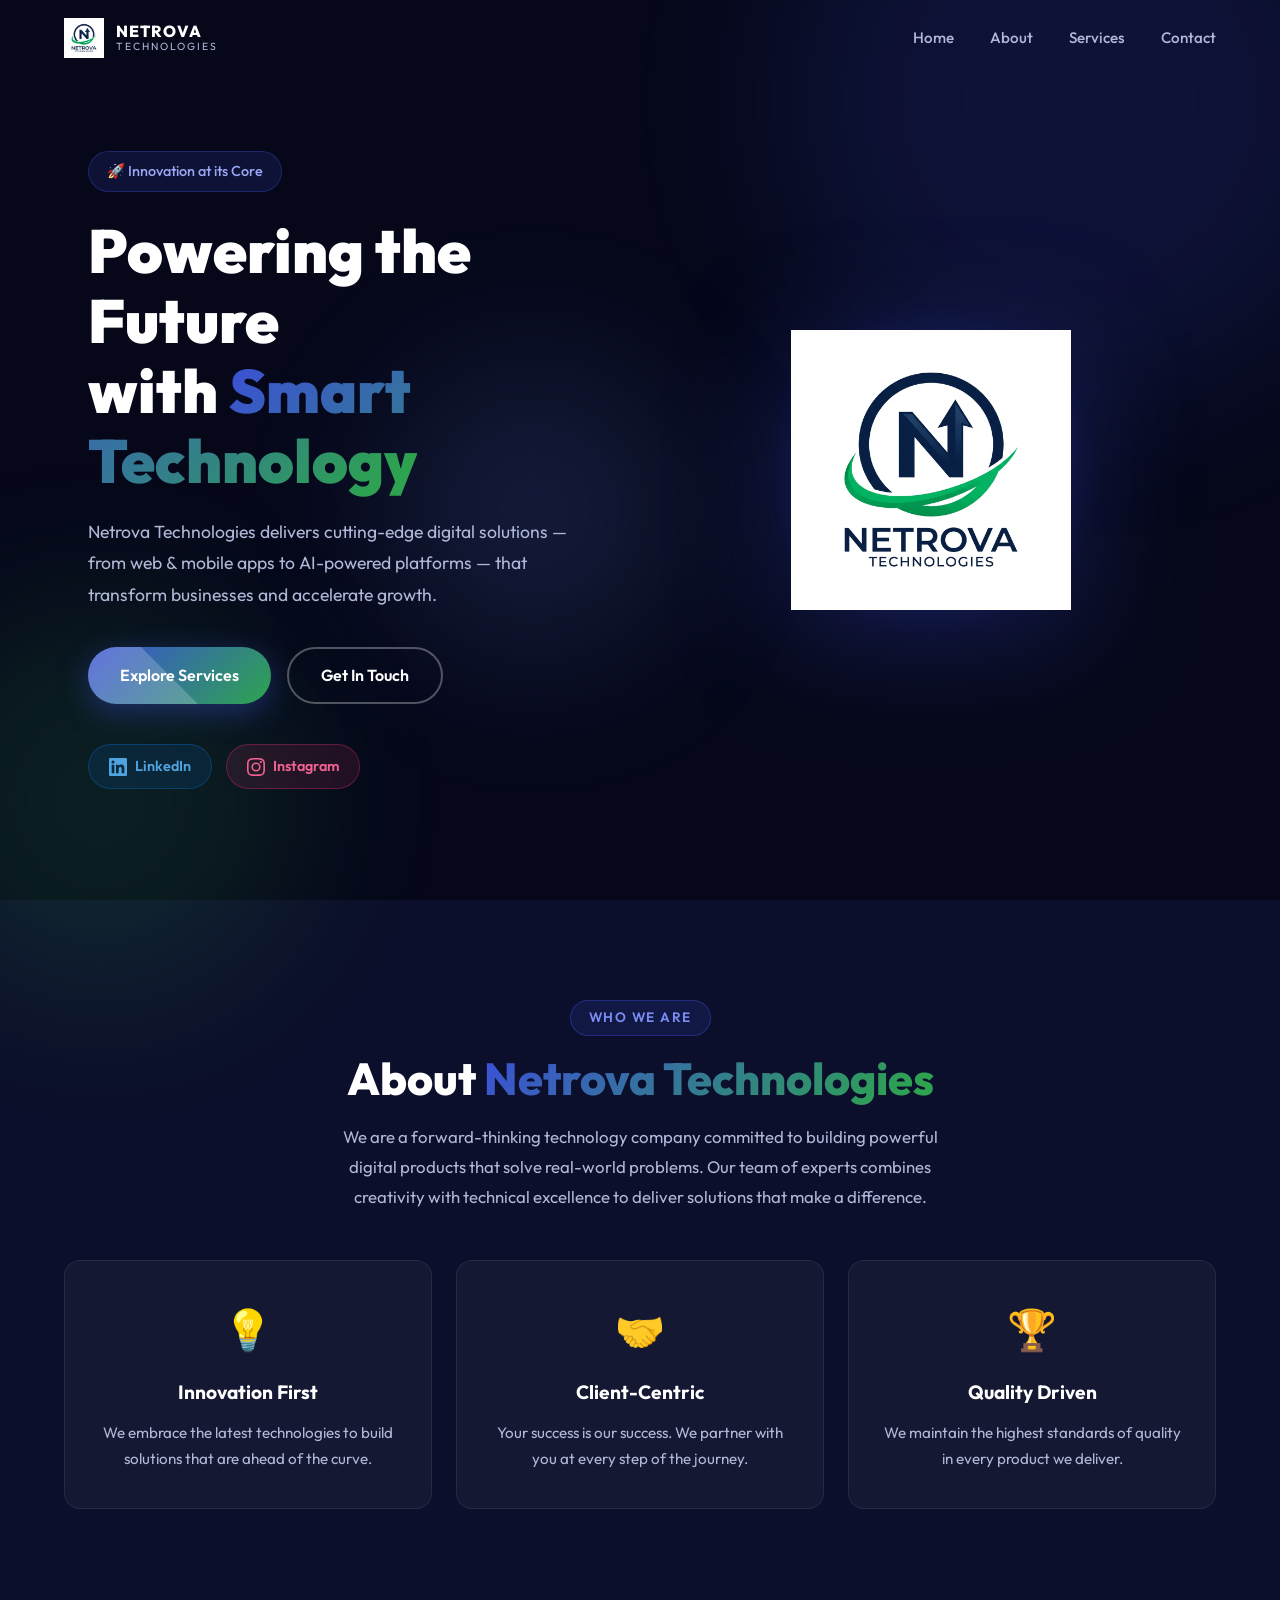
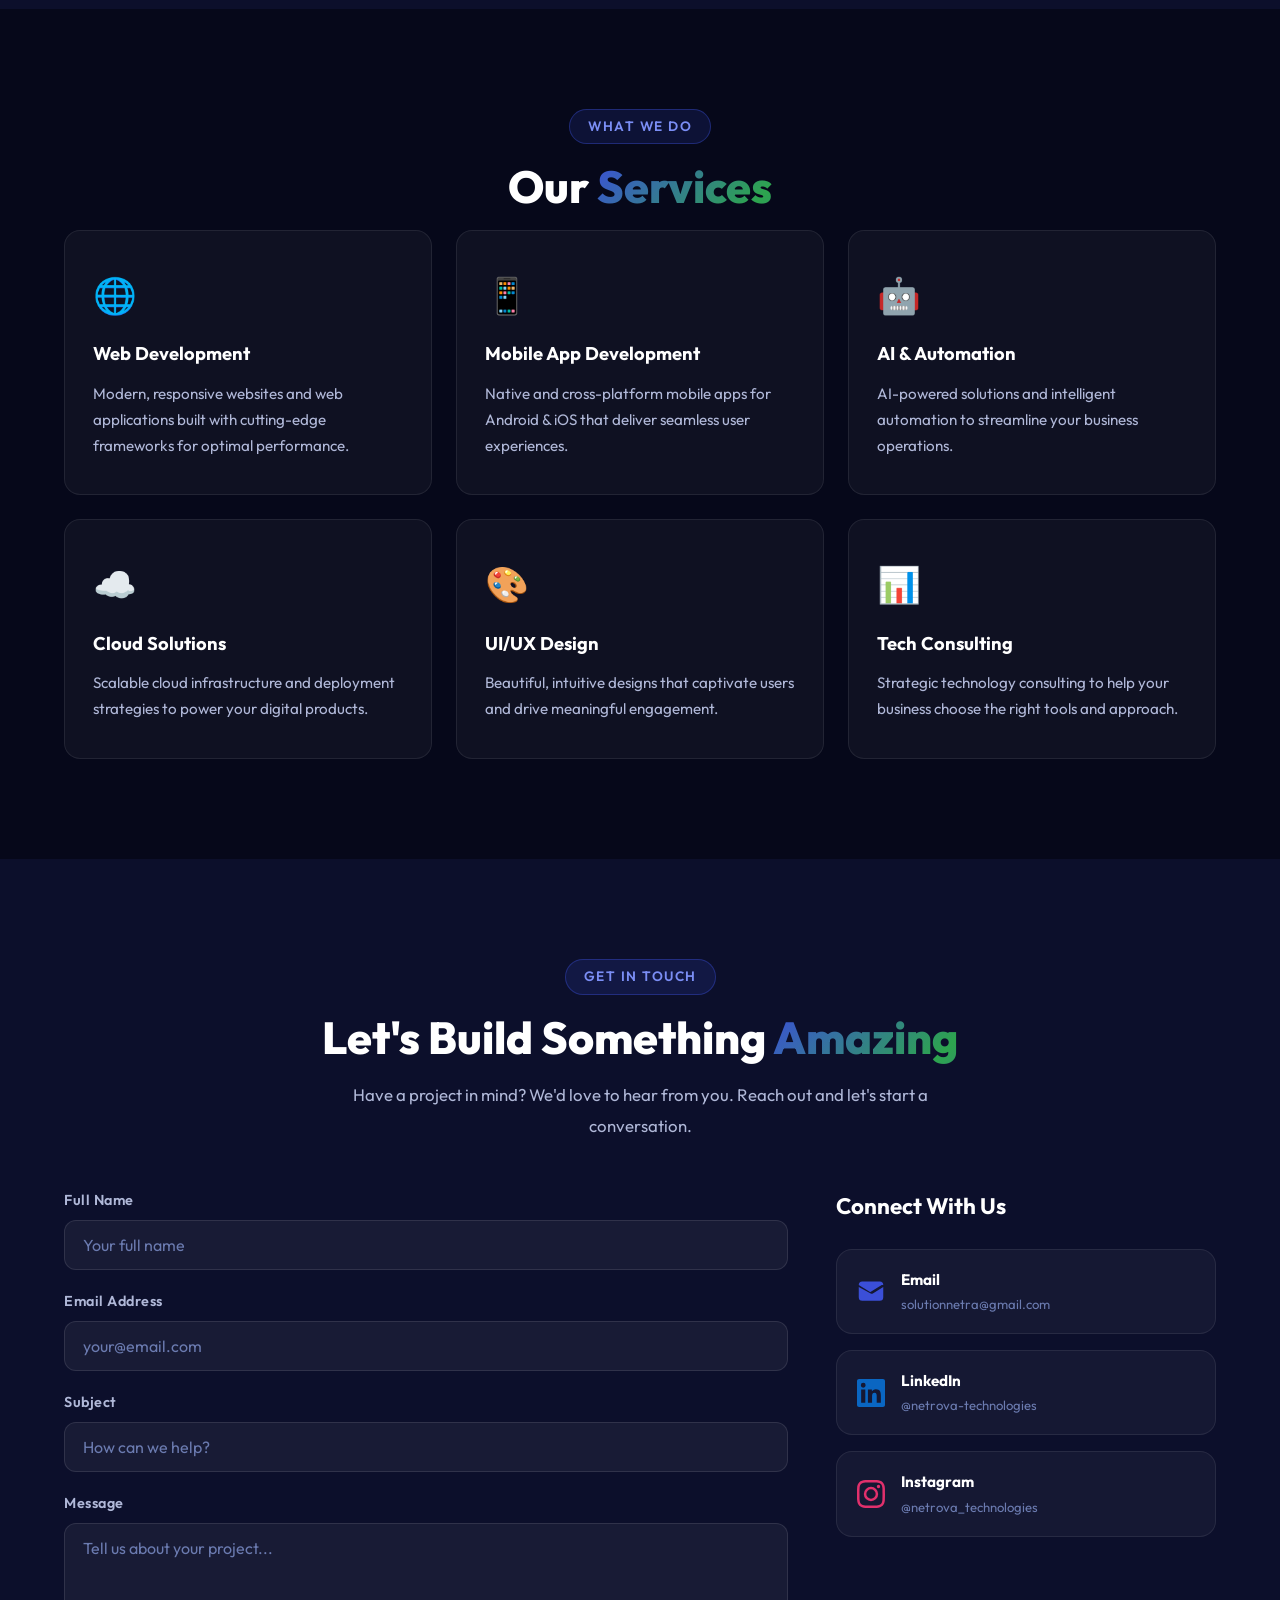
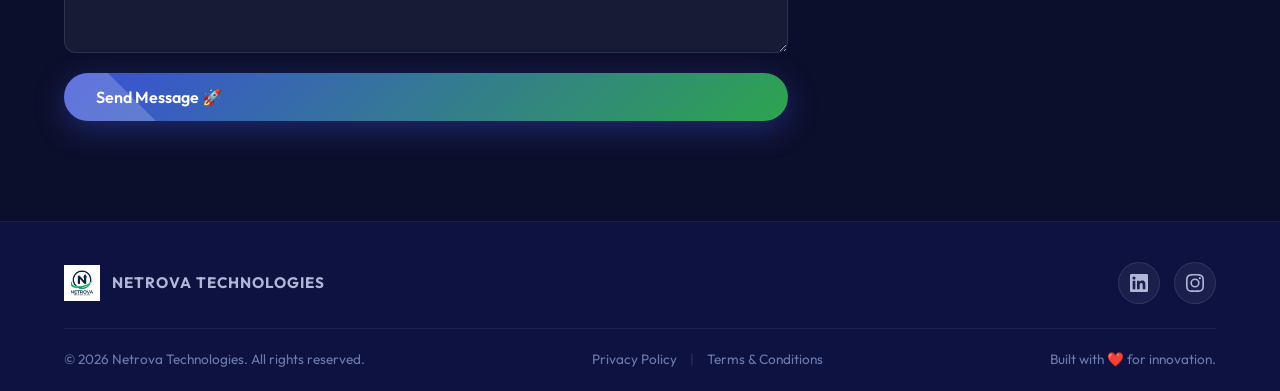
<file: netrova-website/index.html>
<!DOCTYPE html>
<html lang="en">
<head>
  <meta charset="UTF-8" />
  <meta name="viewport" content="width=device-width, initial-scale=1.0" />
  <title>Netrova Technologies | Innovative Tech Solutions</title>
  <meta name="description" content="Netrova Technologies - Delivering innovative technology solutions that drive business growth and digital transformation." />
  <link rel="preconnect" href="https://fonts.googleapis.com" />
  <link rel="preconnect" href="https://fonts.gstatic.com" crossorigin />
  <link href="https://fonts.googleapis.com/css2?family=Outfit:wght@300;400;500;600;700;800;900&display=swap" rel="stylesheet" />
  <link rel="stylesheet" href="style.css" />
</head>
<body>

  <!-- ========== NAVBAR ========== -->
  <nav class="navbar" id="navbar">
    <div class="nav-container">
      <a href="#home" class="nav-logo">
        <img src="logo.png" alt="Netrova Technologies Logo" class="logo-img" />
        <span class="logo-text">NETROVA <span class="logo-sub">TECHNOLOGIES</span></span>
      </a>
      <ul class="nav-links" id="navLinks">
        <li><a href="#home">Home</a></li>
        <li><a href="#about">About</a></li>
        <li><a href="#services">Services</a></li>
        <li><a href="#contact">Contact</a></li>
      </ul>
      <button class="hamburger" id="hamburger" aria-label="Toggle menu">
        <span></span><span></span><span></span>
      </button>
    </div>
  </nav>

  <!-- ========== HERO ========== -->
  <section class="hero" id="home">
    <div class="hero-bg-circles">
      <div class="circle c1"></div>
      <div class="circle c2"></div>
      <div class="circle c3"></div>
    </div>
    <div class="hero-content">
      <div class="hero-badge">🚀 Innovation at its Core</div>
      <h1 class="hero-title">Powering the Future<br/>with <span class="gradient-text">Smart Technology</span></h1>
      <p class="hero-desc">Netrova Technologies delivers cutting-edge digital solutions — from web & mobile apps to AI-powered platforms — that transform businesses and accelerate growth.</p>
      <div class="hero-cta">
        <a href="#services" class="btn btn-primary">Explore Services</a>
        <a href="#contact" class="btn btn-outline">Get In Touch</a>
      </div>
      <div class="hero-socials">
        <a href="https://www.linkedin.com/company/netrova-technologies/" target="_blank" class="social-btn linkedin" id="hero-linkedin" aria-label="LinkedIn">
          <svg xmlns="http://www.w3.org/2000/svg" viewBox="0 0 24 24" fill="currentColor"><path d="M20.447 20.452h-3.554v-5.569c0-1.328-.027-3.037-1.852-3.037-1.853 0-2.136 1.445-2.136 2.939v5.667H9.351V9h3.414v1.561h.046c.477-.9 1.637-1.85 3.37-1.85 3.601 0 4.267 2.37 4.267 5.455v6.286zM5.337 7.433a2.062 2.062 0 01-2.063-2.065 2.064 2.064 0 112.063 2.065zm1.782 13.019H3.555V9h3.564v11.452zM22.225 0H1.771C.792 0 0 .774 0 1.729v20.542C0 23.227.792 24 1.771 24h20.451C23.2 24 24 23.227 24 22.271V1.729C24 .774 23.2 0 22.222 0h.003z"/></svg>
          LinkedIn
        </a>
        <a href="https://www.instagram.com/netrova_technologies" target="_blank" class="social-btn instagram" id="hero-instagram" aria-label="Instagram">
          <svg xmlns="http://www.w3.org/2000/svg" viewBox="0 0 24 24" fill="currentColor"><path d="M12 2.163c3.204 0 3.584.012 4.85.07 3.252.148 4.771 1.691 4.919 4.919.058 1.265.069 1.645.069 4.849 0 3.205-.012 3.584-.069 4.849-.149 3.225-1.664 4.771-4.919 4.919-1.266.058-1.644.07-4.85.07-3.204 0-3.584-.012-4.849-.07-3.26-.149-4.771-1.699-4.919-4.92-.058-1.265-.07-1.644-.07-4.849 0-3.204.013-3.583.07-4.849.149-3.227 1.664-4.771 4.919-4.919 1.266-.057 1.645-.069 4.849-.069zm0-2.163c-3.259 0-3.667.014-4.947.072-4.358.2-6.78 2.618-6.98 6.98-.059 1.281-.073 1.689-.073 4.948 0 3.259.014 3.668.072 4.948.2 4.358 2.618 6.78 6.98 6.98 1.281.058 1.689.072 4.948.072 3.259 0 3.668-.014 4.948-.072 4.354-.2 6.782-2.618 6.979-6.98.059-1.28.073-1.689.073-4.948 0-3.259-.014-3.667-.072-4.947-.196-4.354-2.617-6.78-6.979-6.98-1.281-.059-1.69-.073-4.949-.073zm0 5.838a6.162 6.162 0 100 12.324 6.162 6.162 0 000-12.324zM12 16a4 4 0 110-8 4 4 0 010 8zm6.406-11.845a1.44 1.44 0 100 2.881 1.44 1.44 0 000-2.881z"/></svg>
          Instagram
        </a>
      </div>
    </div>
    <div class="hero-visual">
      <div class="logo-glow-wrap">
        <img src="logo.png" alt="Netrova Technologies" class="hero-logo-img" />
      </div>
    </div>
  </section>

  <!-- ========== ABOUT ========== -->
  <section class="about" id="about">
    <div class="container">
      <div class="section-tag">Who We Are</div>
      <h2 class="section-title">About <span class="gradient-text">Netrova Technologies</span></h2>
      <p class="section-desc">We are a forward-thinking technology company committed to building powerful digital products that solve real-world problems. Our team of experts combines creativity with technical excellence to deliver solutions that make a difference.</p>
      <div class="about-cards">
        <div class="about-card">
          <div class="card-icon">💡</div>
          <h3>Innovation First</h3>
          <p>We embrace the latest technologies to build solutions that are ahead of the curve.</p>
        </div>
        <div class="about-card">
          <div class="card-icon">🤝</div>
          <h3>Client-Centric</h3>
          <p>Your success is our success. We partner with you at every step of the journey.</p>
        </div>
        <div class="about-card">
          <div class="card-icon">🏆</div>
          <h3>Quality Driven</h3>
          <p>We maintain the highest standards of quality in every product we deliver.</p>
        </div>
      </div>
    </div>
  </section>

  <!-- ========== SERVICES ========== -->
  <section class="services" id="services">
    <div class="container">
      <div class="section-tag">What We Do</div>
      <h2 class="section-title">Our <span class="gradient-text">Services</span></h2>
      <div class="services-grid">
        <div class="service-card" id="svc-web">
          <div class="svc-icon">🌐</div>
          <h3>Web Development</h3>
          <p>Modern, responsive websites and web applications built with cutting-edge frameworks for optimal performance.</p>
        </div>
        <div class="service-card" id="svc-mobile">
          <div class="svc-icon">📱</div>
          <h3>Mobile App Development</h3>
          <p>Native and cross-platform mobile apps for Android & iOS that deliver seamless user experiences.</p>
        </div>
        <div class="service-card" id="svc-ai">
          <div class="svc-icon">🤖</div>
          <h3>AI & Automation</h3>
          <p>AI-powered solutions and intelligent automation to streamline your business operations.</p>
        </div>
        <div class="service-card" id="svc-cloud">
          <div class="svc-icon">☁️</div>
          <h3>Cloud Solutions</h3>
          <p>Scalable cloud infrastructure and deployment strategies to power your digital products.</p>
        </div>
        <div class="service-card" id="svc-ui">
          <div class="svc-icon">🎨</div>
          <h3>UI/UX Design</h3>
          <p>Beautiful, intuitive designs that captivate users and drive meaningful engagement.</p>
        </div>
        <div class="service-card" id="svc-consult">
          <div class="svc-icon">📊</div>
          <h3>Tech Consulting</h3>
          <p>Strategic technology consulting to help your business choose the right tools and approach.</p>
        </div>
      </div>
    </div>
  </section>

  <!-- ========== CONTACT ========== -->
  <section class="contact" id="contact">
    <div class="container">
      <div class="section-tag">Get In Touch</div>
      <h2 class="section-title">Let's Build Something <span class="gradient-text">Amazing</span></h2>
      <p class="section-desc">Have a project in mind? We'd love to hear from you. Reach out and let's start a conversation.</p>
      <div class="contact-wrapper">
        <form class="contact-form" id="contactForm">
          <div class="form-group">
            <label for="name">Full Name</label>
            <input type="text" id="name" name="name" placeholder="Your full name" required />
          </div>
          <div class="form-group">
            <label for="email">Email Address</label>
            <input type="email" id="email" name="email" placeholder="your@email.com" required />
          </div>
          <div class="form-group">
            <label for="subject">Subject</label>
            <input type="text" id="subject" name="subject" placeholder="How can we help?" required />
          </div>
          <div class="form-group">
            <label for="message">Message</label>
            <textarea id="message" name="message" rows="5" placeholder="Tell us about your project..." required></textarea>
          </div>
          <button type="submit" class="btn btn-primary" id="submitBtn">Send Message 🚀</button>
          <div class="form-success" id="formSuccess">✅ Message sent! We'll get back to you soon.</div>
        </form>
        <div class="contact-info">
          <h3>Connect With Us</h3>
          <div class="social-links">
            <a href="mailto:solutionnetra@gmail.com" class="social-link email-link">
              <svg xmlns="http://www.w3.org/2000/svg" viewBox="0 0 24 24" fill="currentColor"><path d="M1.5 8.67v8.58a3 3 0 003 3h15a3 3 0 003-3V8.67l-8.928 5.493a1.75 1.75 0 01-1.844 0L1.5 8.67zM22.5 6.908V6.75a3 3 0 00-3-3h-15a3 3 0 00-3 3v.158l9.714 5.978a.25.25 0 00.272 0l9.714-5.978z"/></svg>
              <div>
                <strong>Email</strong>
                <span>solutionnetra@gmail.com</span>
              </div>
            </a>
            <a href="https://www.linkedin.com/company/netrova-technologies/" target="_blank" class="social-link linkedin-link" id="contact-linkedin">
              <svg xmlns="http://www.w3.org/2000/svg" viewBox="0 0 24 24" fill="currentColor"><path d="M20.447 20.452h-3.554v-5.569c0-1.328-.027-3.037-1.852-3.037-1.853 0-2.136 1.445-2.136 2.939v5.667H9.351V9h3.414v1.561h.046c.477-.9 1.637-1.85 3.37-1.85 3.601 0 4.267 2.37 4.267 5.455v6.286zM5.337 7.433a2.062 2.062 0 01-2.063-2.065 2.064 2.064 0 112.063 2.065zm1.782 13.019H3.555V9h3.564v11.452zM22.225 0H1.771C.792 0 0 .774 0 1.729v20.542C0 23.227.792 24 1.771 24h20.451C23.2 24 24 23.227 24 22.271V1.729C24 .774 23.2 0 22.222 0h.003z"/></svg>
              <div>
                <strong>LinkedIn</strong>
                <span>@netrova-technologies</span>
              </div>
            </a>
            <a href="https://www.instagram.com/netrova_technologies" target="_blank" class="social-link instagram-link" id="contact-instagram">
              <svg xmlns="http://www.w3.org/2000/svg" viewBox="0 0 24 24" fill="currentColor"><path d="M12 2.163c3.204 0 3.584.012 4.85.07 3.252.148 4.771 1.691 4.919 4.919.058 1.265.069 1.645.069 4.849 0 3.205-.012 3.584-.069 4.849-.149 3.225-1.664 4.771-4.919 4.919-1.266.058-1.644.07-4.85.07-3.204 0-3.584-.012-4.849-.07-3.26-.149-4.771-1.699-4.919-4.92-.058-1.265-.07-1.644-.07-4.849 0-3.204.013-3.583.07-4.849.149-3.227 1.664-4.771 4.919-4.919 1.266-.057 1.645-.069 4.849-.069zm0-2.163c-3.259 0-3.667.014-4.947.072-4.358.2-6.78 2.618-6.98 6.98-.059 1.281-.073 1.689-.073 4.948 0 3.259.014 3.668.072 4.948.2 4.358 2.618 6.78 6.98 6.98 1.281.058 1.689.072 4.948.072 3.259 0 3.668-.014 4.948-.072 4.354-.2 6.782-2.618 6.979-6.98.059-1.28.073-1.689.073-4.948 0-3.259-.014-3.667-.072-4.947-.196-4.354-2.617-6.78-6.979-6.98-1.281-.059-1.69-.073-4.949-.073zm0 5.838a6.162 6.162 0 100 12.324 6.162 6.162 0 000-12.324zM12 16a4 4 0 110-8 4 4 0 010 8zm6.406-11.845a1.44 1.44 0 100 2.881 1.44 1.44 0 000-2.881z"/></svg>
              <div>
                <strong>Instagram</strong>
                <span>@netrova_technologies</span>
              </div>
            </a>
          </div>
        </div>
      </div>
    </div>
  </section>

  <!-- ========== FOOTER ========== -->
  <footer class="footer">
    <div class="container">
      <div class="footer-top">
        <a href="#home" class="footer-brand" style="text-decoration: none;">
          <img src="logo.png" alt="Netrova Technologies" class="footer-logo" />
          <span>NETROVA TECHNOLOGIES</span>
        </a>
        <div class="footer-socials">
          <a href="https://www.linkedin.com/company/netrova-technologies/" target="_blank" aria-label="LinkedIn" id="footer-linkedin">
            <svg xmlns="http://www.w3.org/2000/svg" viewBox="0 0 24 24" fill="currentColor"><path d="M20.447 20.452h-3.554v-5.569c0-1.328-.027-3.037-1.852-3.037-1.853 0-2.136 1.445-2.136 2.939v5.667H9.351V9h3.414v1.561h.046c.477-.9 1.637-1.85 3.37-1.85 3.601 0 4.267 2.37 4.267 5.455v6.286zM5.337 7.433a2.062 2.062 0 01-2.063-2.065 2.064 2.064 0 112.063 2.065zm1.782 13.019H3.555V9h3.564v11.452zM22.225 0H1.771C.792 0 0 .774 0 1.729v20.542C0 23.227.792 24 1.771 24h20.451C23.2 24 24 23.227 24 22.271V1.729C24 .774 23.2 0 22.222 0h.003z"/></svg>
          </a>
          <a href="https://www.instagram.com/netrova_technologies" target="_blank" aria-label="Instagram" id="footer-instagram">
            <svg xmlns="http://www.w3.org/2000/svg" viewBox="0 0 24 24" fill="currentColor"><path d="M12 2.163c3.204 0 3.584.012 4.85.07 3.252.148 4.771 1.691 4.919 4.919.058 1.265.069 1.645.069 4.849 0 3.205-.012 3.584-.069 4.849-.149 3.225-1.664 4.771-4.919 4.919-1.266.058-1.644.07-4.85.07-3.204 0-3.584-.012-4.849-.07-3.26-.149-4.771-1.699-4.919-4.92-.058-1.265-.07-1.644-.07-4.849 0-3.204.013-3.583.07-4.849.149-3.227 1.664-4.771 4.919-4.919 1.266-.057 1.645-.069 4.849-.069zm0-2.163c-3.259 0-3.667.014-4.947.072-4.358.2-6.78 2.618-6.98 6.98-.059 1.281-.073 1.689-.073 4.948 0 3.259.014 3.668.072 4.948.2 4.358 2.618 6.78 6.98 6.98 1.281.058 1.689.072 4.948.072 3.259 0 3.668-.014 4.948-.072 4.354-.2 6.782-2.618 6.979-6.98.059-1.28.073-1.689.073-4.948 0-3.259-.014-3.667-.072-4.947-.196-4.354-2.617-6.78-6.979-6.98-1.281-.059-1.69-.073-4.949-.073zm0 5.838a6.162 6.162 0 100 12.324 6.162 6.162 0 000-12.324zM12 16a4 4 0 110-8 4 4 0 010 8zm6.406-11.845a1.44 1.44 0 100 2.881 1.44 1.44 0 000-2.881z"/></svg>
          </a>
        </div>
      </div>
      <div class="footer-bottom">
        <p>© 2026 Netrova Technologies. All rights reserved.</p>
        <div class="footer-legal">
          <a href="privacy.html">Privacy Policy</a>
          <span>|</span>
          <a href="terms.html">Terms & Conditions</a>
        </div>
        <p>Built with ❤️ for innovation.</p>
      </div>
    </div>
  </footer>

  <script src="script.js"></script>
</body>
</html>
</file>
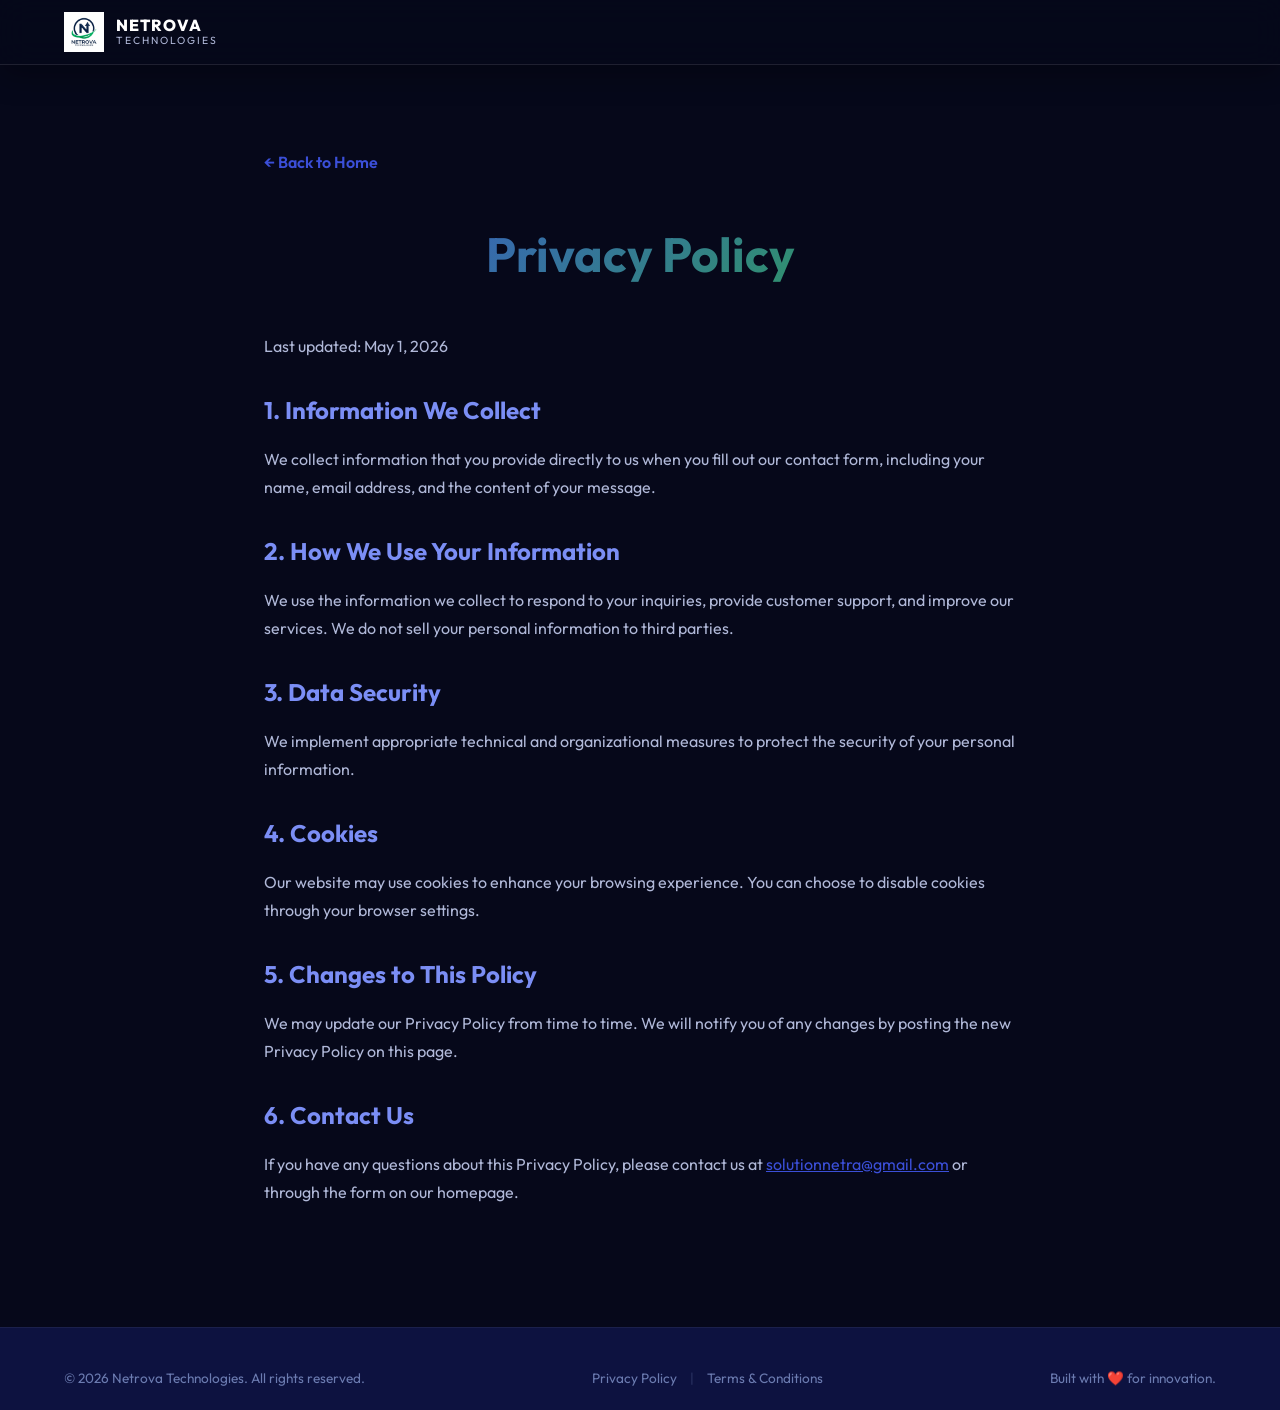
<file: netrova-website/privacy.html>
<!DOCTYPE html>
<html lang="en">
<head>
  <meta charset="UTF-8" />
  <meta name="viewport" content="width=device-width, initial-scale=1.0" />
  <title>Privacy Policy | Netrova Technologies</title>
  <link rel="preconnect" href="https://fonts.googleapis.com" />
  <link rel="preconnect" href="https://fonts.gstatic.com" crossorigin />
  <link href="https://fonts.googleapis.com/css2?family=Outfit:wght@300;400;500;600;700;800;900&display=swap" rel="stylesheet" />
  <link rel="stylesheet" href="style.css" />
  <style>
    .policy-content {
      padding: 150px 24px 100px;
      max-width: 800px;
      margin: 0 auto;
    }
    .policy-content h1 {
      font-size: 3rem;
      margin-bottom: 40px;
      text-align: center;
    }
    .policy-content h2 {
      font-size: 1.5rem;
      margin-top: 30px;
      margin-bottom: 15px;
      color: #7b8ef5;
    }
    .policy-content p {
      color: var(--text-light);
      margin-bottom: 20px;
      line-height: 1.8;
    }
    .back-home {
      display: inline-block;
      margin-bottom: 40px;
      color: var(--accent-blue);
      text-decoration: none;
      font-weight: 600;
      transition: transform 0.3s;
    }
    .back-home:hover {
      transform: translateX(-5px);
    }
  </style>
</head>
<body>
  <nav class="navbar scrolled">
    <div class="nav-container">
      <a href="index.html" class="nav-logo">
        <img src="logo.png" alt="Netrova Technologies Logo" class="logo-img" />
        <span class="logo-text">NETROVA <span class="logo-sub">TECHNOLOGIES</span></span>
      </a>
    </div>
  </nav>

  <main class="policy-content">
    <a href="index.html" class="back-home">← Back to Home</a>
    <h1 class="gradient-text">Privacy Policy</h1>
    
    <p>Last updated: May 1, 2026</p>

    <h2>1. Information We Collect</h2>
    <p>We collect information that you provide directly to us when you fill out our contact form, including your name, email address, and the content of your message.</p>

    <h2>2. How We Use Your Information</h2>
    <p>We use the information we collect to respond to your inquiries, provide customer support, and improve our services. We do not sell your personal information to third parties.</p>

    <h2>3. Data Security</h2>
    <p>We implement appropriate technical and organizational measures to protect the security of your personal information.</p>

    <h2>4. Cookies</h2>
    <p>Our website may use cookies to enhance your browsing experience. You can choose to disable cookies through your browser settings.</p>

    <h2>5. Changes to This Policy</h2>
    <p>We may update our Privacy Policy from time to time. We will notify you of any changes by posting the new Privacy Policy on this page.</p>

    <h2>6. Contact Us</h2>
    <p>If you have any questions about this Privacy Policy, please contact us at <a href="mailto:solutionnetra@gmail.com" style="color: var(--accent-blue);">solutionnetra@gmail.com</a> or through the form on our homepage.</p>
  </main>

  <footer class="footer">
    <div class="container">
      <div class="footer-bottom">
        <p>© 2026 Netrova Technologies. All rights reserved.</p>
        <div class="footer-legal">
          <a href="privacy.html">Privacy Policy</a>
          <span>|</span>
          <a href="terms.html">Terms & Conditions</a>
        </div>
        <p>Built with ❤️ for innovation.</p>
      </div>
    </div>
  </footer>
</body>
</html>
</file>
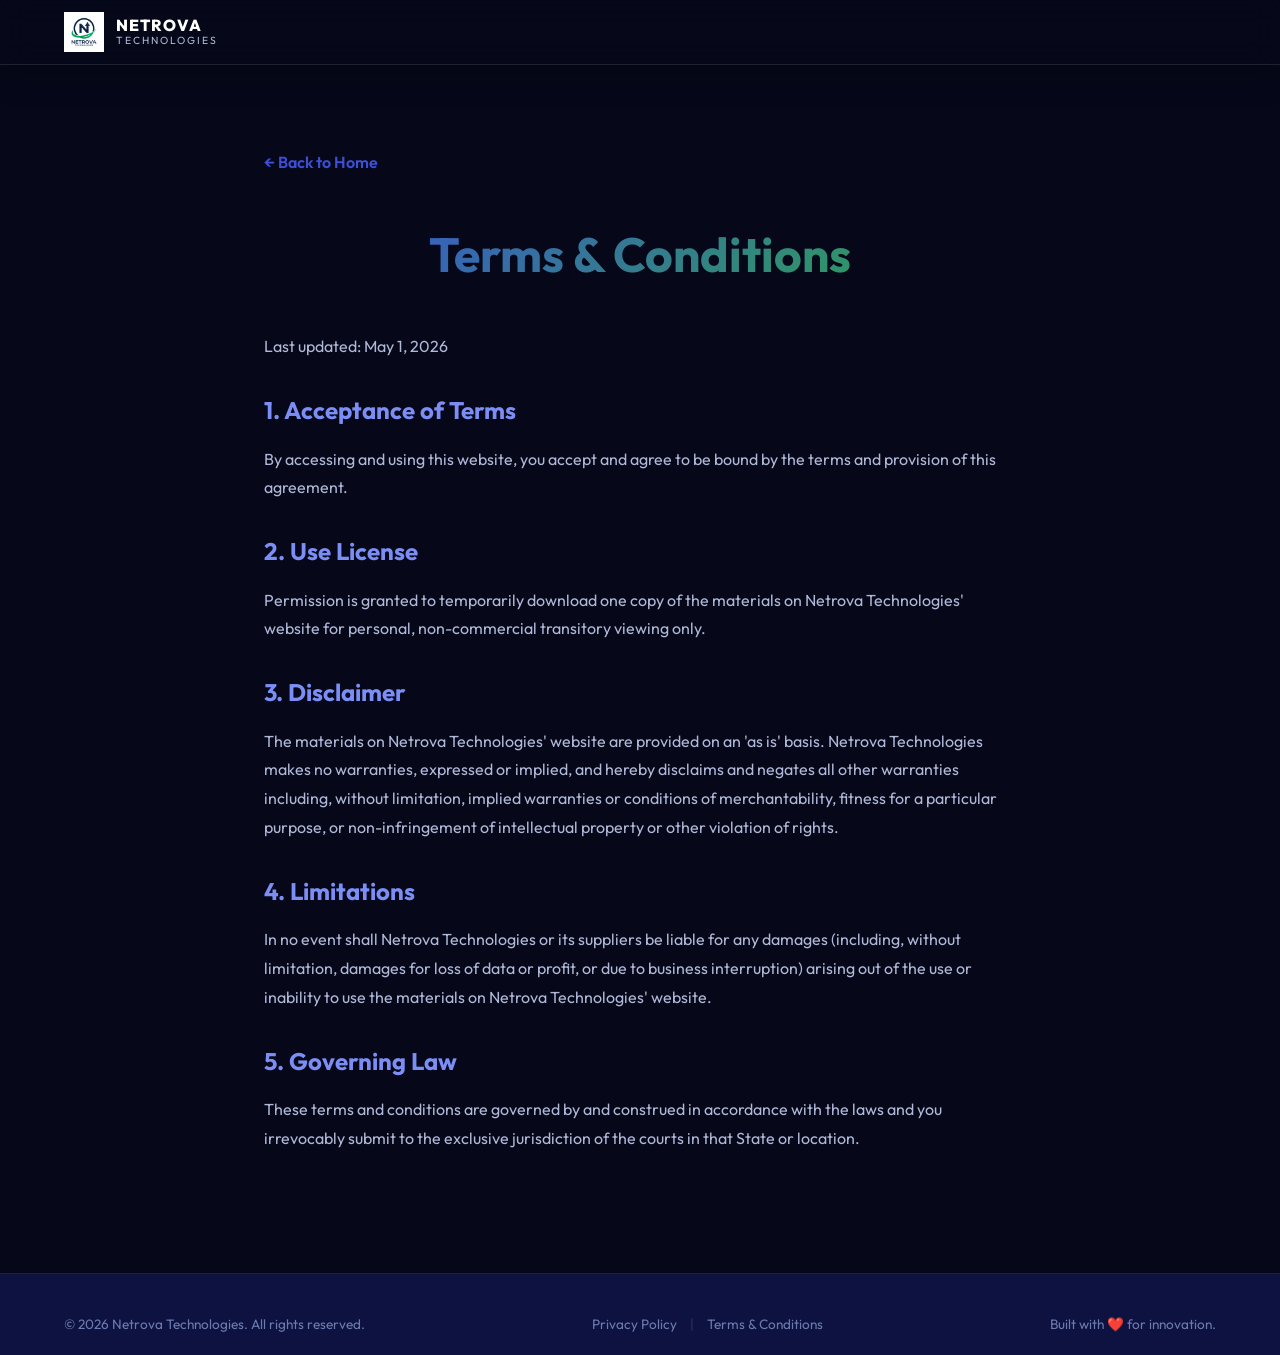
<file: netrova-website/terms.html>
<!DOCTYPE html>
<html lang="en">
<head>
  <meta charset="UTF-8" />
  <meta name="viewport" content="width=device-width, initial-scale=1.0" />
  <title>Terms & Conditions | Netrova Technologies</title>
  <link rel="preconnect" href="https://fonts.googleapis.com" />
  <link rel="preconnect" href="https://fonts.gstatic.com" crossorigin />
  <link href="https://fonts.googleapis.com/css2?family=Outfit:wght@300;400;500;600;700;800;900&display=swap" rel="stylesheet" />
  <link rel="stylesheet" href="style.css" />
  <style>
    .policy-content {
      padding: 150px 24px 100px;
      max-width: 800px;
      margin: 0 auto;
    }
    .policy-content h1 {
      font-size: 3rem;
      margin-bottom: 40px;
      text-align: center;
    }
    .policy-content h2 {
      font-size: 1.5rem;
      margin-top: 30px;
      margin-bottom: 15px;
      color: #7b8ef5;
    }
    .policy-content p {
      color: var(--text-light);
      margin-bottom: 20px;
      line-height: 1.8;
    }
    .back-home {
      display: inline-block;
      margin-bottom: 40px;
      color: var(--accent-blue);
      text-decoration: none;
      font-weight: 600;
      transition: transform 0.3s;
    }
    .back-home:hover {
      transform: translateX(-5px);
    }
  </style>
</head>
<body>
  <nav class="navbar scrolled">
    <div class="nav-container">
      <a href="index.html" class="nav-logo">
        <img src="logo.png" alt="Netrova Technologies Logo" class="logo-img" />
        <span class="logo-text">NETROVA <span class="logo-sub">TECHNOLOGIES</span></span>
      </a>
    </div>
  </nav>

  <main class="policy-content">
    <a href="index.html" class="back-home">← Back to Home</a>
    <h1 class="gradient-text">Terms & Conditions</h1>
    
    <p>Last updated: May 1, 2026</p>

    <h2>1. Acceptance of Terms</h2>
    <p>By accessing and using this website, you accept and agree to be bound by the terms and provision of this agreement.</p>

    <h2>2. Use License</h2>
    <p>Permission is granted to temporarily download one copy of the materials on Netrova Technologies' website for personal, non-commercial transitory viewing only.</p>

    <h2>3. Disclaimer</h2>
    <p>The materials on Netrova Technologies' website are provided on an 'as is' basis. Netrova Technologies makes no warranties, expressed or implied, and hereby disclaims and negates all other warranties including, without limitation, implied warranties or conditions of merchantability, fitness for a particular purpose, or non-infringement of intellectual property or other violation of rights.</p>

    <h2>4. Limitations</h2>
    <p>In no event shall Netrova Technologies or its suppliers be liable for any damages (including, without limitation, damages for loss of data or profit, or due to business interruption) arising out of the use or inability to use the materials on Netrova Technologies' website.</p>

    <h2>5. Governing Law</h2>
    <p>These terms and conditions are governed by and construed in accordance with the laws and you irrevocably submit to the exclusive jurisdiction of the courts in that State or location.</p>
  </main>

  <footer class="footer">
    <div class="container">
      <div class="footer-bottom">
        <p>© 2026 Netrova Technologies. All rights reserved.</p>
        <div class="footer-legal">
          <a href="privacy.html">Privacy Policy</a>
          <span>|</span>
          <a href="terms.html">Terms & Conditions</a>
        </div>
        <p>Built with ❤️ for innovation.</p>
      </div>
    </div>
  </footer>
</body>
</html>
</file>
<file: netrova-website/style.css>
/* ============ RESET & BASE ============ */
*, *::before, *::after { margin: 0; padding: 0; box-sizing: border-box; }

:root {
  --navy: #1a1f5e;
  --navy-dark: #0d1240;
  --navy-mid: #252b7a;
  --accent-blue: #3b4fd8;
  --accent-green: #2da44e;
  --gradient: linear-gradient(135deg, #3b4fd8, #2da44e);
  --bg-dark: #06081a;
  --bg-section: #0c0f2b;
  --card-bg: rgba(255,255,255,0.04);
  --card-border: rgba(255,255,255,0.08);
  --text-white: #ffffff;
  --text-light: #b0b8d8;
  --text-muted: #6b7bb0;
  --font: 'Outfit', sans-serif;
  --radius: 16px;
  --shadow: 0 20px 60px rgba(0,0,0,0.4);
}

html { scroll-behavior: smooth; }

body {
  font-family: var(--font);
  background: var(--bg-dark);
  color: var(--text-white);
  overflow-x: hidden;
  line-height: 1.6;
}

/* ============ UTILITIES ============ */
.container { max-width: 1200px; margin: 0 auto; padding: 0 24px; }

.gradient-text {
  background: linear-gradient(135deg, #3b4fd8, #2da44e, #3b4fd8);
  background-size: 200% auto;
  -webkit-background-clip: text;
  -webkit-text-fill-color: transparent;
  background-clip: text;
  animation: shine 4s linear infinite;
}

@keyframes shine {
  to { background-position: 200% center; }
}

.btn {
  display: inline-flex;
  align-items: center;
  gap: 8px;
  padding: 14px 32px;
  border-radius: 50px;
  font-family: var(--font);
  font-size: 1rem;
  font-weight: 600;
  text-decoration: none;
  cursor: pointer;
  border: none;
  transition: all 0.3s ease;
}

.btn-primary {
  background: var(--gradient);
  color: #fff;
  box-shadow: 0 8px 30px rgba(59,79,216,0.4);
  position: relative;
  overflow: hidden;
}
.btn-primary::after {
  content: '';
  position: absolute;
  top: -50%; left: -50%;
  width: 200%; height: 200%;
  background: rgba(255,255,255,0.2);
  transform: rotate(45deg);
  transition: all 0.5s;
  left: -100%;
}
.btn-primary:hover::after {
  left: 100%;
}
.btn-primary:hover {
  transform: translateY(-3px) scale(1.05);
  box-shadow: 0 16px 40px rgba(59,79,216,0.6);
}

.btn-outline {
  background: transparent;
  color: #fff;
  border: 2px solid rgba(255,255,255,0.3);
}
.btn-outline:hover {
  border-color: var(--accent-blue);
  background: rgba(59,79,216,0.15);
  transform: translateY(-3px);
}

.section-tag {
  display: inline-block;
  background: rgba(59,79,216,0.15);
  border: 1px solid rgba(59,79,216,0.4);
  color: #7b8ef5;
  font-size: 0.85rem;
  font-weight: 600;
  letter-spacing: 1.5px;
  text-transform: uppercase;
  padding: 6px 18px;
  border-radius: 50px;
  margin-bottom: 16px;
}

.section-title {
  font-size: clamp(2rem, 4vw, 2.8rem);
  font-weight: 800;
  line-height: 1.2;
  margin-bottom: 16px;
}

.section-desc {
  font-size: 1.05rem;
  color: var(--text-light);
  max-width: 600px;
  margin: 0 auto 48px;
  line-height: 1.8;
}

/* ============ NAVBAR ============ */
.navbar {
  position: fixed;
  top: 0; left: 0; right: 0;
  z-index: 1000;
  padding: 18px 0;
  transition: all 0.4s ease;
  background: transparent;
}

.navbar.scrolled {
  background: rgba(6, 8, 26, 0.75);
  backdrop-filter: blur(15px);
  -webkit-backdrop-filter: blur(15px);
  border-bottom: 1px solid rgba(255,255,255,0.1);
  padding: 12px 0;
  box-shadow: 0 10px 30px rgba(0,0,0,0.3);
}

.nav-container {
  max-width: 1200px;
  margin: 0 auto;
  padding: 0 24px;
  display: flex;
  align-items: center;
  justify-content: space-between;
}

.nav-logo {
  display: flex;
  align-items: center;
  gap: 12px;
  text-decoration: none;
}

.logo-img { height: 40px; width: auto; object-fit: contain; }

.logo-text {
  font-size: 1rem;
  font-weight: 800;
  color: #fff;
  letter-spacing: 1px;
  line-height: 1.1;
}

.logo-sub {
  display: block;
  font-size: 0.65rem;
  font-weight: 400;
  letter-spacing: 2px;
  color: var(--text-light);
}

.nav-links {
  display: flex;
  list-style: none;
  gap: 36px;
}

.nav-links a {
  text-decoration: none;
  color: var(--text-light);
  font-weight: 500;
  font-size: 0.95rem;
  transition: color 0.3s;
  position: relative;
}

.nav-links a::after {
  content: '';
  position: absolute;
  bottom: -4px; left: 0;
  width: 0; height: 2px;
  background: var(--gradient);
  transition: width 0.3s ease;
  border-radius: 2px;
}

.nav-links a:hover { color: #fff; }
.nav-links a:hover::after { width: 100%; }

.hamburger {
  display: none;
  flex-direction: column;
  gap: 5px;
  cursor: pointer;
  background: none;
  border: none;
  padding: 4px;
}

.hamburger span {
  display: block;
  width: 24px;
  height: 2px;
  background: #fff;
  border-radius: 2px;
  transition: all 0.3s ease;
}

/* ============ HERO ============ */
.hero {
  min-height: 100vh;
  display: flex;
  align-items: center;
  position: relative;
  overflow: hidden;
  padding: 120px 48px 80px;
  gap: 60px;
  max-width: 1200px;
  margin: 0 auto;
}

.hero-bg-circles {
  position: fixed;
  inset: 0;
  pointer-events: none;
  z-index: 0;
}

.circle {
  position: absolute;
  border-radius: 50%;
  filter: blur(80px);
  opacity: 0.15;
}

.c1 { width: 600px; height: 600px; background: #3b4fd8; top: -200px; right: -100px; animation: moveBlob1 20s infinite alternate; }
.c2 { width: 400px; height: 400px; background: #2da44e; bottom: -100px; left: -100px; animation: moveBlob2 15s infinite alternate; }
.c3 { width: 300px; height: 300px; background: #6b8ef5; top: 40%; left: 30%; animation: moveBlob3 18s infinite alternate; }

@keyframes moveBlob1 {
  0% { transform: translate(0, 0) scale(1); }
  100% { transform: translate(-50px, 100px) scale(1.1); }
}
@keyframes moveBlob2 {
  0% { transform: translate(0, 0) scale(1); }
  100% { transform: translate(100px, -50px) scale(1.2); }
}
@keyframes moveBlob3 {
  0% { transform: translate(0, 0) scale(1); }
  100% { transform: translate(-30px, -80px) scale(0.9); }
}

.hero-content {
  flex: 1;
  position: relative;
  z-index: 2;
}

.hero-badge {
  display: inline-flex;
  align-items: center;
  gap: 8px;
  background: rgba(59,79,216,0.15);
  border: 1px solid rgba(59,79,216,0.35);
  color: #9ba8f5;
  padding: 8px 18px;
  border-radius: 50px;
  font-size: 0.9rem;
  font-weight: 500;
  margin-bottom: 24px;
  animation: fadeUp 0.6s ease forwards;
}

.hero-title {
  font-size: clamp(2.5rem, 5vw, 3.8rem);
  font-weight: 900;
  line-height: 1.15;
  margin-bottom: 20px;
  animation: fadeUp 0.7s ease forwards;
}

.hero-desc {
  font-size: 1.1rem;
  color: var(--text-light);
  max-width: 520px;
  line-height: 1.8;
  margin-bottom: 36px;
  animation: fadeUp 0.8s ease forwards;
}

.hero-cta {
  display: flex;
  gap: 16px;
  flex-wrap: wrap;
  margin-bottom: 40px;
  animation: fadeUp 0.9s ease forwards;
}

.hero-socials {
  display: flex;
  gap: 14px;
  flex-wrap: wrap;
  animation: fadeUp 1s ease forwards;
}

.social-btn {
  display: inline-flex;
  align-items: center;
  gap: 8px;
  padding: 10px 20px;
  border-radius: 50px;
  font-size: 0.9rem;
  font-weight: 600;
  text-decoration: none;
  transition: all 0.3s ease;
}

.social-btn svg { width: 18px; height: 18px; }

.social-btn.linkedin {
  background: rgba(10, 102, 194, 0.15);
  border: 1px solid rgba(10, 102, 194, 0.4);
  color: #4fa3e0;
}
.social-btn.linkedin:hover {
  background: #0a66c2;
  color: #fff;
  border-color: #0a66c2;
  transform: translateY(-2px);
  box-shadow: 0 8px 24px rgba(10,102,194,0.4);
}

.social-btn.instagram {
  background: rgba(225,48,108,0.12);
  border: 1px solid rgba(225,48,108,0.35);
  color: #f06292;
}
.social-btn.instagram:hover {
  background: linear-gradient(45deg, #f09433, #e6683c, #dc2743, #cc2366, #bc1888);
  color: #fff;
  border-color: transparent;
  transform: translateY(-2px);
  box-shadow: 0 8px 24px rgba(225,48,108,0.4);
}

.hero-visual {
  flex: 1;
  display: flex;
  justify-content: center;
  align-items: center;
  position: relative;
  z-index: 2;
}

.logo-glow-wrap {
  position: relative;
  display: flex;
  justify-content: center;
  align-items: center;
}

.logo-glow-wrap::before {
  content: '';
  position: absolute;
  width: 350px;
  height: 350px;
  background: radial-gradient(circle, rgba(59,79,216,0.25) 0%, transparent 70%);
  border-radius: 50%;
  animation: pulse 3s ease-in-out infinite;
}

.hero-logo-img {
  width: 280px;
  height: 280px;
  object-fit: contain;
  animation: float 4s ease-in-out infinite;
  filter: drop-shadow(0 20px 60px rgba(59,79,216,0.3));
}

/* ============ ABOUT ============ */
.about {
  padding: 100px 0;
  background: var(--bg-section);
  text-align: center;
}

.about-cards {
  display: grid;
  grid-template-columns: repeat(auto-fit, minmax(280px, 1fr));
  gap: 24px;
  margin-top: 20px;
}

.about-card {
  background: var(--card-bg);
  border: 1px solid var(--card-border);
  border-radius: var(--radius);
  padding: 36px 28px;
  transition: all 0.3s ease;
}

.about-card:hover {
  background: rgba(59,79,216,0.08);
  border-color: rgba(59,79,216,0.3);
  transform: translateY(-6px);
  box-shadow: 0 20px 50px rgba(0,0,0,0.3);
}

.card-icon { font-size: 2.5rem; margin-bottom: 16px; }

.about-card h3 {
  font-size: 1.2rem;
  font-weight: 700;
  margin-bottom: 12px;
}

.about-card p { color: var(--text-light); font-size: 0.95rem; line-height: 1.7; }

/* ============ SERVICES ============ */
.services {
  padding: 100px 0;
  text-align: center;
}

.services-grid {
  display: grid;
  grid-template-columns: repeat(auto-fit, minmax(320px, 1fr));
  gap: 24px;
}

.service-card {
  background: var(--card-bg);
  border: 1px solid var(--card-border);
  border-radius: var(--radius);
  padding: 36px 28px;
  text-align: left;
  transition: all 0.3s ease;
  cursor: default;
}

.service-card:hover {
  background: rgba(59,79,216,0.12);
  border-color: rgba(59,79,216,0.5);
  transform: translateY(-10px) scale(1.02);
  box-shadow: 0 30px 70px rgba(0,0,0,0.5), 0 0 20px rgba(59,79,216,0.2);
}
.service-card:hover .svc-icon {
  transform: scale(1.2) rotate(5deg);
  transition: transform 0.3s ease;
}
.svc-icon { transition: transform 0.3s ease; }

.svc-icon { font-size: 2.2rem; margin-bottom: 16px; }

.service-card h3 {
  font-size: 1.15rem;
  font-weight: 700;
  margin-bottom: 12px;
}

.service-card p { color: var(--text-light); font-size: 0.95rem; line-height: 1.7; }

/* ============ CONTACT ============ */
.contact {
  padding: 100px 0;
  background: var(--bg-section);
  text-align: center;
}

.contact-wrapper {
  display: grid;
  grid-template-columns: 1fr 380px;
  gap: 48px;
  text-align: left;
  margin-top: 20px;
}

.contact-form {
  display: flex;
  flex-direction: column;
  gap: 20px;
}

.form-group { display: flex; flex-direction: column; gap: 8px; }

.form-group label {
  font-size: 0.9rem;
  font-weight: 600;
  color: var(--text-light);
  letter-spacing: 0.5px;
}

.form-group input,
.form-group textarea {
  background: rgba(255,255,255,0.05);
  border: 1px solid rgba(255,255,255,0.1);
  border-radius: 12px;
  padding: 14px 18px;
  font-family: var(--font);
  font-size: 1rem;
  color: #fff;
  outline: none;
  transition: all 0.3s ease;
  resize: vertical;
}

.form-group input::placeholder,
.form-group textarea::placeholder { color: var(--text-muted); }

.form-group input:focus,
.form-group textarea:focus {
  border-color: var(--accent-blue);
  background: rgba(59,79,216,0.08);
  box-shadow: 0 0 0 3px rgba(59,79,216,0.15);
}

.form-success {
  display: none;
  background: rgba(45,164,78,0.12);
  border: 1px solid rgba(45,164,78,0.3);
  color: #56d364;
  border-radius: 10px;
  padding: 14px 18px;
  font-size: 0.95rem;
  font-weight: 500;
}

.contact-info h3 {
  font-size: 1.4rem;
  font-weight: 700;
  margin-bottom: 24px;
}

.social-links { display: flex; flex-direction: column; gap: 16px; }

.social-link {
  display: flex;
  align-items: center;
  gap: 16px;
  padding: 18px 20px;
  border-radius: var(--radius);
  text-decoration: none;
  transition: all 0.3s ease;
  border: 1px solid var(--card-border);
  background: var(--card-bg);
}

.social-link svg { width: 28px; height: 28px; flex-shrink: 0; }

.social-link div { display: flex; flex-direction: column; gap: 2px; }

.social-link strong { font-size: 0.95rem; color: #fff; }

.social-link span { font-size: 0.82rem; color: var(--text-muted); }

.linkedin-link:hover {
  background: rgba(10,102,194,0.15);
  border-color: rgba(10,102,194,0.4);
  transform: translateX(6px);
}
.linkedin-link svg { color: #0a66c2; }

.instagram-link:hover {
  background: rgba(225,48,108,0.1);
  border-color: rgba(225,48,108,0.35);
  transform: translateX(6px);
}
.instagram-link svg { color: #e1306c; }

.email-link:hover {
  background: rgba(59,79,216,0.1);
  border-color: rgba(59,79,216,0.4);
  transform: translateX(6px);
}
.email-link svg { color: var(--accent-blue); }

/* ============ FOOTER ============ */
.footer {
  background: var(--navy-dark);
  border-top: 1px solid rgba(255,255,255,0.06);
  padding: 40px 0 20px;
}

.footer-top {
  display: flex;
  justify-content: space-between;
  align-items: center;
  padding-bottom: 24px;
  border-bottom: 1px solid rgba(255,255,255,0.06);
  margin-bottom: 20px;
}

.footer-brand {
  display: flex;
  align-items: center;
  gap: 12px;
  font-size: 0.95rem;
  font-weight: 700;
  letter-spacing: 1px;
  color: var(--text-light);
}

.footer-logo { height: 36px; object-fit: contain; }

.footer-socials { display: flex; gap: 14px; }

.footer-socials a {
  display: flex;
  align-items: center;
  justify-content: center;
  width: 42px;
  height: 42px;
  border-radius: 50%;
  background: rgba(255,255,255,0.06);
  border: 1px solid rgba(255,255,255,0.1);
  color: var(--text-light);
  text-decoration: none;
  transition: all 0.3s ease;
}
.footer-socials a svg { width: 18px; height: 18px; }
.footer-socials a:hover { background: var(--accent-blue); border-color: var(--accent-blue); color: #fff; transform: translateY(-3px); }

.footer-bottom {
  display: flex;
  justify-content: space-between;
  align-items: center;
  color: var(--text-muted);
  font-size: 0.85rem;
}

.footer-legal a {
  color: var(--text-muted);
  text-decoration: none;
  transition: color 0.3s;
}

.footer-legal a:hover {
  color: #fff;
}

.footer-legal span {
  margin: 0 10px;
  opacity: 0.3;
}

.reveal-init {
  opacity: 0;
  transform: translateY(30px);
  transition: opacity 0.8s cubic-bezier(0.4, 0, 0.2, 1), transform 0.8s cubic-bezier(0.4, 0, 0.2, 1);
}

.revealed {
  opacity: 1;
  transform: translateY(0);
}

/* Staggered delay for grid items */
.service-card:nth-child(2) { transition-delay: 0.1s; }
.service-card:nth-child(3) { transition-delay: 0.2s; }
.service-card:nth-child(4) { transition-delay: 0.3s; }
.service-card:nth-child(5) { transition-delay: 0.4s; }
.service-card:nth-child(6) { transition-delay: 0.5s; }

.about-card:nth-child(2) { transition-delay: 0.1s; }
.about-card:nth-child(3) { transition-delay: 0.2s; }

/* ============ ANIMATIONS ============ */
@keyframes fadeUp {
  from { opacity: 0; transform: translateY(24px); }
  to { opacity: 1; transform: translateY(0); }
}

@keyframes float {
  0%, 100% { transform: translateY(0px); }
  50% { transform: translateY(-18px); }
}

@keyframes pulse {
  0%, 100% { transform: scale(1); opacity: 0.5; }
  50% { transform: scale(1.1); opacity: 0.8; }
}

/* ============ RESPONSIVE ============ */
@media (max-width: 900px) {
  .hero { flex-direction: column; padding: 120px 24px 80px; text-align: center; }
  .hero-desc { margin: 0 auto 36px; }
  .hero-cta { justify-content: center; }
  .hero-socials { justify-content: center; }
  .hero-visual { display: none; }
  .contact-wrapper { grid-template-columns: 1fr; }
}

@media (max-width: 640px) {
  .nav-links { display: none; flex-direction: column; position: fixed; top: 70px; left: 0; right: 0; background: rgba(6,8,26,0.97); padding: 24px; gap: 20px; border-bottom: 1px solid rgba(255,255,255,0.06); }
  .nav-links.open { display: flex; }
  .hamburger { display: flex; }
  .footer-top { flex-direction: column; gap: 20px; text-align: center; }
  .footer-bottom { flex-direction: column; gap: 8px; text-align: center; }
  .services-grid { grid-template-columns: 1fr; }
}
</file>
